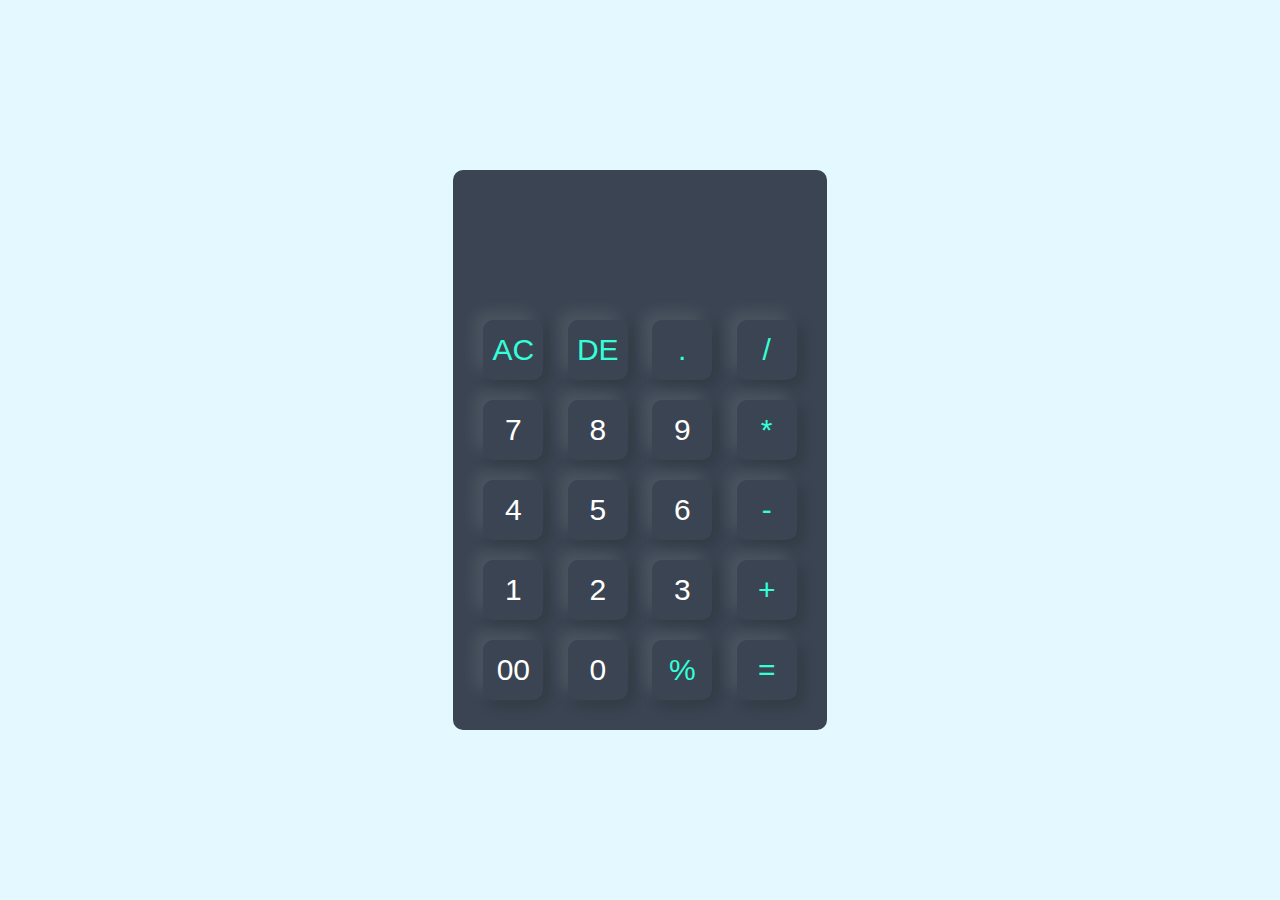
<file: Calculator/index.html>
<!DOCTYPE html>
<html lang="en">
  <head>
    <meta charset="UTF-8" />
    <meta name="viewport" content="width=device-width, initial-scale=1.0" />
    <link rel="stylesheet" href="./styles.css" />
    <title>CalcMe</title>
  </head>
  <body>
    
    <div class="container">
      <div class="calculator">
        <form>
          <div class="display">
            <input type="text" name="display" />
          </div>
          <div>

            <input type="button" value="AC" onclick="display.value = '' " class="operator">
            <input type="button" value="DE" onclick="display.value =  display.value.toString().slice(0,-1)" class="operator">
            <input type="button" value="." onclick="display.value += '.' " class="operator">
            <input type="button" value="/" onclick="display.value += '/' " class="operator">
          </div>
          <div>
            <input type="button" value="7" onclick="display.value += '7'" />
            <input type="button" value="8" onclick="display.value += '8'" />
            <input type="button" value="9" onclick="display.value += '9'" />
            <input type="button" value="*" onclick="display.value += '*'" class="operator"/>
          </div>
          <div>
            <input type="button" value="4" onclick="display.value += '4'" />
            <input type="button" value="5" onclick="display.value += '5'" />
            <input type="button" value="6" onclick="display.value += '6'" />
            <input type="button" value="-" onclick="display.value += '-'" class="operator"/>
          </div>
          <div>
            <input type="button" value="1" onclick="display.value += '1'" />
            <input type="button" value="2" onclick="display.value += '2'" />
            <input type="button" value="3" onclick="display.value += '3'" />
            <input type="button" value="+" onclick="display.value += '+'" class="operator"/>
          </div>
          <div>
            <input type="button" value="00" onclick="display.value += '00'" />
            <input type="button" value="0" onclick="display.value += '0'" />
            <input type="button" value="%" onclick="display.value += '%'" class="operator"/>
            <input type="button" value="=" onclick="display.value = eval(display.value)" class="operator"/>
          </div>
        </form>
      </div>
    </div>
  </body>
</html>
</file>
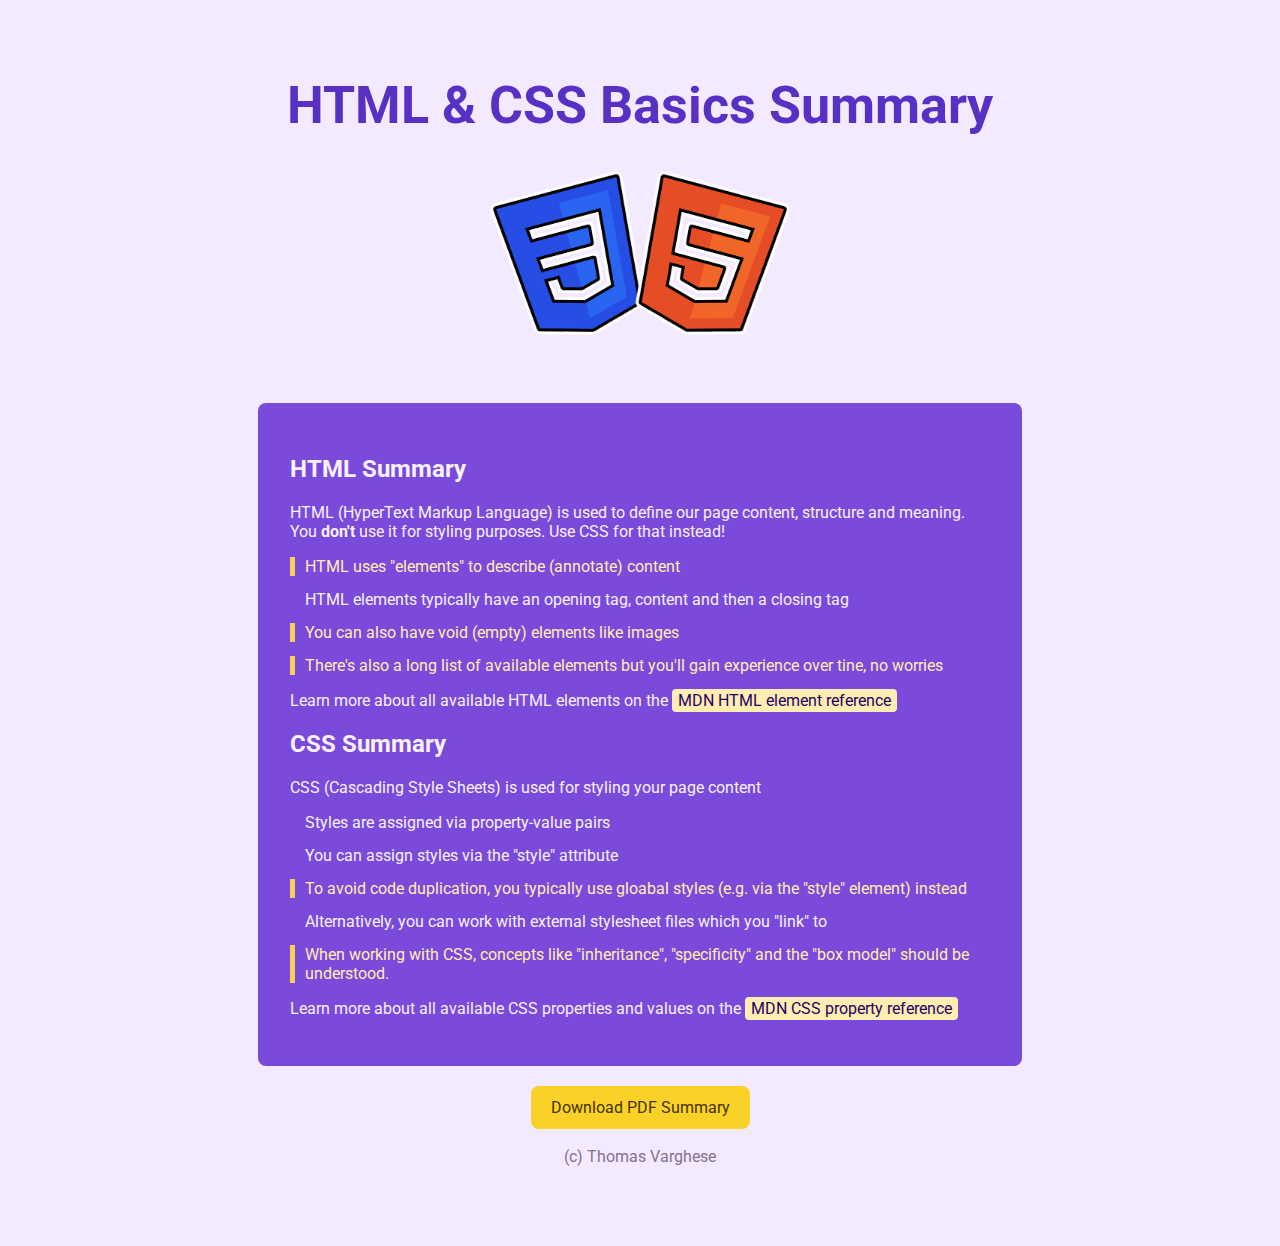
<file: HTML & CSS Basics Summary Page/index.html>
<!DOCTYPE html>
<html lang="en">
  <head>
    <meta charset="UTF-8" />
    <title>HTML & CSS Basics Summary</title>
    <link rel="preconnect" href="https://fonts.googleapis.com" />
    <link rel="preconnect" href="https://fonts.gstatic.com" crossorigin />
    <link
      href="https://fonts.googleapis.com/css2?family=Fira+Sans:wght@400;700&family=Oswald:wght@700&family=Roboto:wght@400;900&display=swap"
      rel="stylesheet"
    />
    <link rel="stylesheet" href="styles.css" />
  </head>
  <body>
    <header>
      <h1>HTML & CSS Basics Summary</h1>
      <img src="images/html-css.png" alt="HTML and CSS logos" />
    </header>
    <main>
      <section>
        <h2>HTML Summary</h2>
        <p>
          HTML (HyperText Markup Language) is used to define our page content,
          structure and meaning. You <strong>don't</strong> use it for styling
          purposes. Use CSS for that instead!
        </p>
        <ul id="html">
          <li class="extra-important">
            HTML uses "elements" to describe (annotate) content
          </li>
          <li>
            HTML elements typically have an opening tag, content and then a
            closing tag
          </li>
          <li class="extra-important">
            You can also have void (empty) elements like images
          </li>
          <li class="extra-important">
            There's also a long list of available elements but you'll gain
            experience over tine, no worries
          </li>
        </ul>
        <p>
          Learn more about all available HTML elements on the
          <a href="https://developer.mozilla.org/en-US/docs/Web/HTML/Element" target="_blank"
            >MDN HTML element reference
          </a>
        </p>
      </section>
      
      <section>
        <h2>CSS Summary</h2>
        <p>
          CSS (Cascading Style Sheets) is used for styling your page content
        </p>
        <ul id="css">
          <li>Styles are assigned via property-value pairs</li>
          <li>You can assign styles via the "style" attribute</li>
          <li class="extra-important">
            To avoid code duplication, you typically use gloabal styles (e.g.
            via the "style" element) instead
          </li>
          <li>
            Alternatively, you can work with external stylesheet files which you
            "link" to
          </li>
          <li class="extra-important">
            When working with CSS, concepts like "inheritance", "specificity"
            and the "box model" should be understood.
          </li>
        </ul>
        <p>
          Learn more about all available CSS properties and values on the
          <a href="https://developer.mozilla.org/en-US/docs/Web/CSS/Reference" target="_blank"
            >MDN CSS property reference</a
          >
        </p>
      </section>
    </main>
    <footer>
      <a href="docs/html-css-basics-summary.pdf" target="_blank"
        >Download PDF Summary</a
      >
      <p>(c) Thomas Varghese</p>
    </footer>
  </body>
</html>
</file>
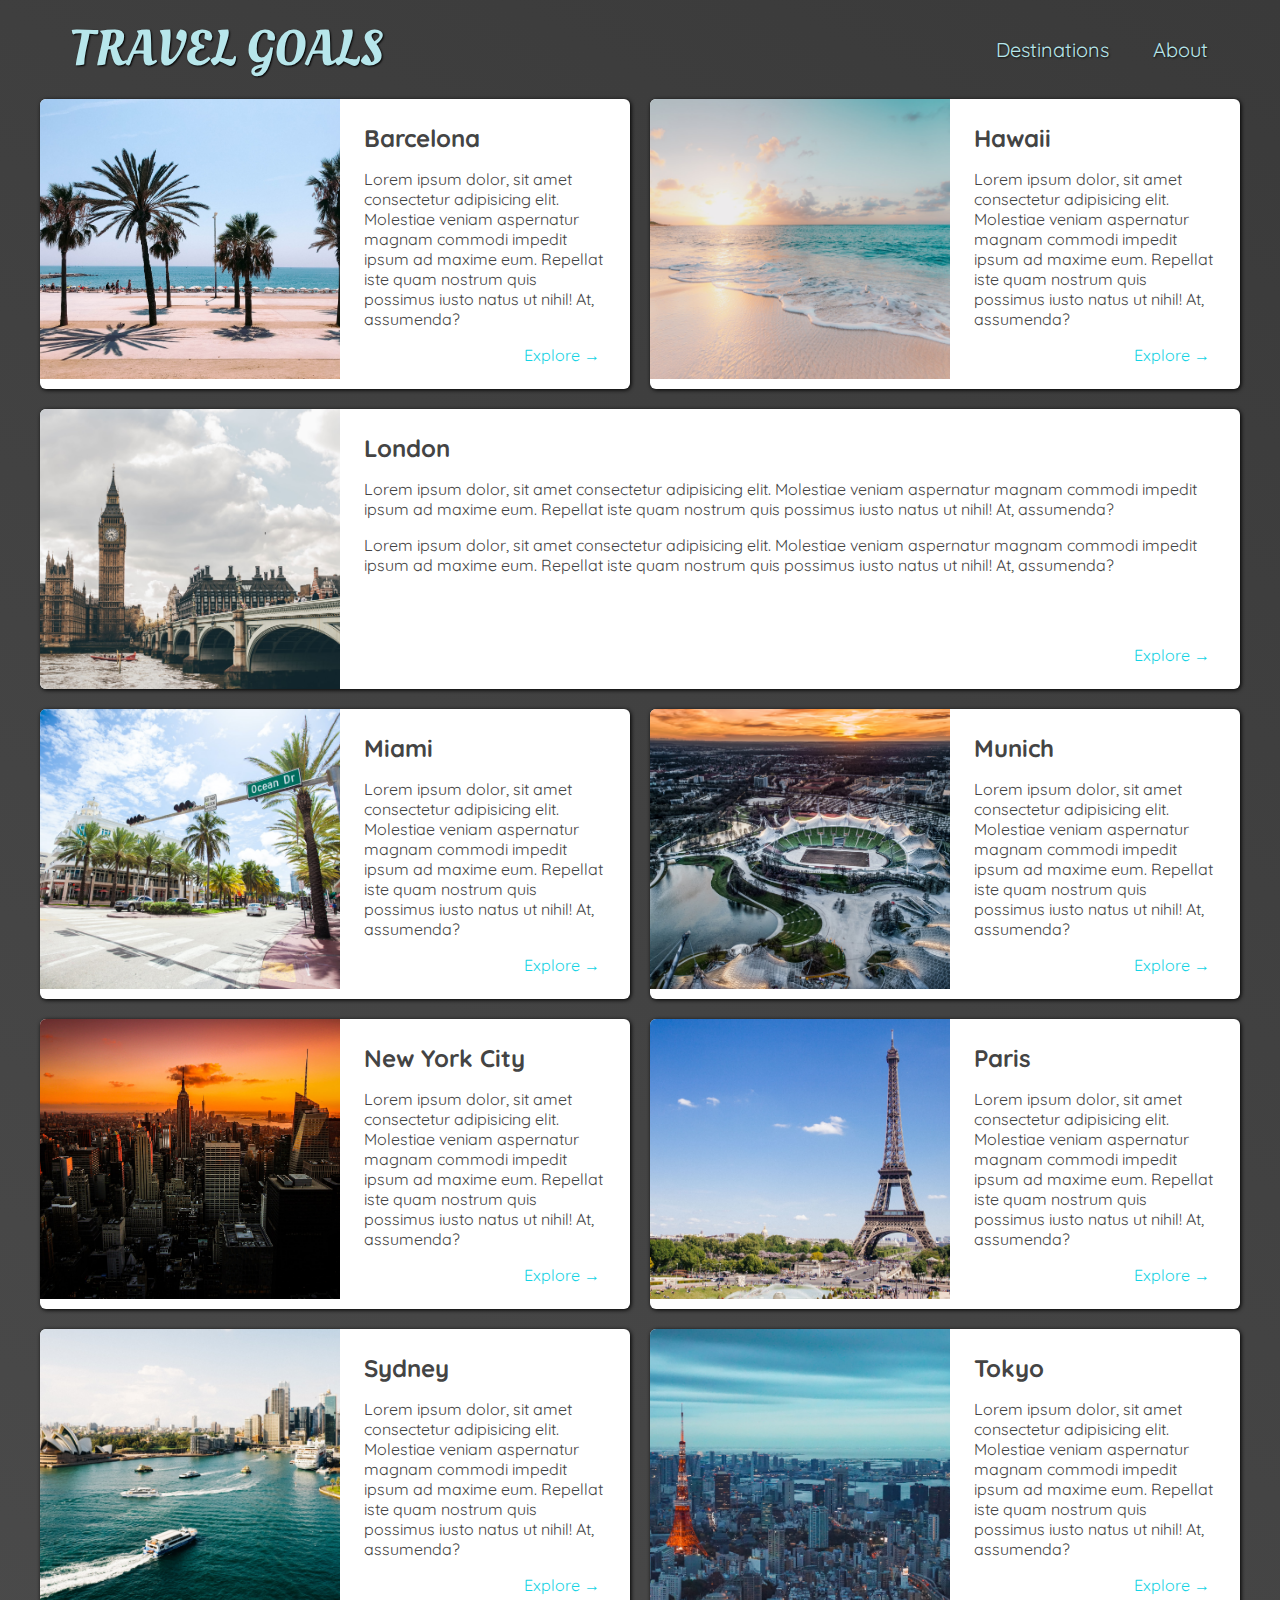
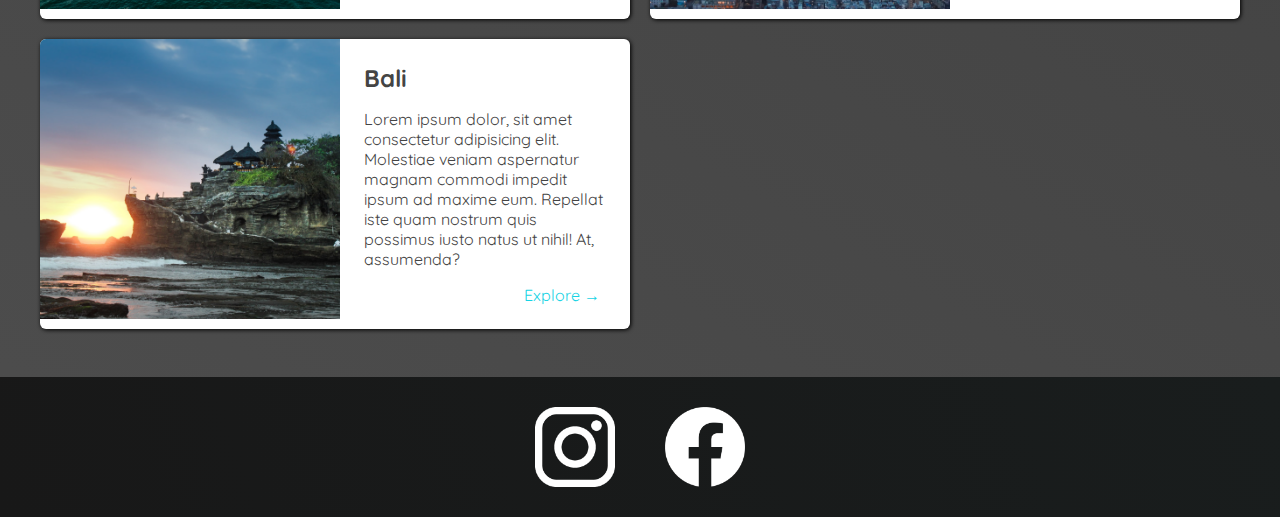
<file: Travel Page/places.html>
<!DOCTYPE html>
<html lang="en">
  <head>
    <meta charset="UTF-8" />
    <meta name="viewport" content="width=device-width, initial-scale=1.0" />
    <link
      href="https://fonts.googleapis.com/css2?family=Raleway:wght@700&family=Oleo+Script:wght@700&family=Quicksand:wght@300;500;700&display=swap"
      rel="stylesheet"
    />
    <link rel="stylesheet" href="./style/shared.css" />
    <link rel="stylesheet" href="./style/places.css" />
    <title>Travel Goals</title>
  </head>
  <body>
    <header>
      <div id="page-logo">
        <a href="./index.html">Travel Goals</a>
      </div>
      <nav>
        <ul>
          <li>
            <a href="./places.html">Destinations</a>
          </li>
          <li>
            <a href="">About</a>
          </li>
        </ul>
      </nav>
    </header>
    <main>
      <ul>
        <li>
          <img src="./assets/images/places/barcelona.jpg" alt="barcelona" />
          <div class="item-content">
            <div>
              <h2>Barcelona</h2>
              <p>
                Lorem ipsum dolor, sit amet consectetur adipisicing elit.
                Molestiae veniam aspernatur magnam commodi impedit ipsum ad
                maxime eum. Repellat iste quam nostrum quis possimus iusto natus
                ut nihil! At, assumenda?
              </p>
            </div>
            <div class="actions">
              <a href="https://en.wikipedia.org/wiki/Barcelona">Explore &#x2192</a>
            </div>
          </div>
        </li>
        <li>
          <img src="./assets/images/places/hawaii.jpg" alt="Hawaii beach" />
          <div class="item-content">
            <div>
              <h2>Hawaii</h2>
              <p>
                Lorem ipsum dolor, sit amet consectetur adipisicing elit.
                Molestiae veniam aspernatur magnam commodi impedit ipsum ad
                maxime eum. Repellat iste quam nostrum quis possimus iusto natus
                ut nihil! At, assumenda?
              </p>
            </div>
            <div class="actions">
              <a href="hhttps://en.wikipedia.org/wiki/Hawaii">Explore &#x2192</a>
            </div>
          </div>
        </li>
        <li>
          <img src="./assets/images/places/london.jpg" alt="London city" />
          <div class="item-content">
            <div>
              <h2>London</h2>
              <p>
                Lorem ipsum dolor, sit amet consectetur adipisicing elit.
                Molestiae veniam aspernatur magnam commodi impedit ipsum ad
                maxime eum. Repellat iste quam nostrum quis possimus iusto natus
                ut nihil! At, assumenda?
              </p>
              <p>
                Lorem ipsum dolor, sit amet consectetur adipisicing elit.
                Molestiae veniam aspernatur magnam commodi impedit ipsum ad
                maxime eum. Repellat iste quam nostrum quis possimus iusto natus
                ut nihil! At, assumenda?
              </p>
            </div>
            <div class="actions">
              <a href="https://en.wikipedia.org/wiki/London">Explore &#x2192</a>
            </div>
          </div>
        </li>
        <li>
          <img src="./assets/images/places/miami.jpg" alt="Miami streets" />
          <div class="item-content">
            <div>
              <h2>Miami</h2>
              <p>
                Lorem ipsum dolor, sit amet consectetur adipisicing elit.
                Molestiae veniam aspernatur magnam commodi impedit ipsum ad
                maxime eum. Repellat iste quam nostrum quis possimus iusto natus
                ut nihil! At, assumenda?
              </p>
            </div>
            <div class="actions">
              <a href="https://en.wikipedia.org/wiki/Miami">Explore &#x2192</a>
            </div>
          </div>
        </li>
        <li>
          <img src="./assets/images/places/munich.jpg" alt="Munich football stadium" />
          <div class="item-content">
            <div>
              <h2>Munich</h2>
              <p>
                Lorem ipsum dolor, sit amet consectetur adipisicing elit.
                Molestiae veniam aspernatur magnam commodi impedit ipsum ad
                maxime eum. Repellat iste quam nostrum quis possimus iusto natus
                ut nihil! At, assumenda?
              </p>
            </div>
            <div class="actions">
              <a href="https://en.wikipedia.org/wiki/Munich">Explore &#x2192</a>
            </div>
          </div>
        </li>
        <li>
          <img
            src="./assets/images/places/new-york-city.jpg"
            alt="New York City skyline"
          />
          <div class="item-content">
            <div>
              <h2>New York City</h2>
              <p>
                Lorem ipsum dolor, sit amet consectetur adipisicing elit.
                Molestiae veniam aspernatur magnam commodi impedit ipsum ad
                maxime eum. Repellat iste quam nostrum quis possimus iusto natus
                ut nihil! At, assumenda?
              </p>
            </div>
            <div class="actions">
              <a href="https://en.wikipedia.org/wiki/New_York_City">Explore &#x2192</a>
            </div>
          </div>
        </li>
        <li>
          <img src="./assets/images/places/paris.jpg" alt="Paris city" />
          <div class="item-content">
            <div>
              <h2>Paris</h2>
              <p>
                Lorem ipsum dolor, sit amet consectetur adipisicing elit.
                Molestiae veniam aspernatur magnam commodi impedit ipsum ad
                maxime eum. Repellat iste quam nostrum quis possimus iusto natus
                ut nihil! At, assumenda?
              </p>
            </div>
            <div class="actions">
              <a href="https://en.wikipedia.org/wiki/Paris">Explore &#x2192</a>
            </div>
          </div>
        </li>
        <li>
          <img src="./assets/images/places/sydney.jpg" alt="Sydney beach" />
          <div class="item-content">
            <div>
              <h2>Sydney</h2>
              <p>
                Lorem ipsum dolor, sit amet consectetur adipisicing elit.
                Molestiae veniam aspernatur magnam commodi impedit ipsum ad
                maxime eum. Repellat iste quam nostrum quis possimus iusto natus
                ut nihil! At, assumenda?
              </p>
            </div>
            <div class="actions">
              <a href="https://en.wikipedia.org/wiki/Sydney">Explore &#x2192</a>
            </div>
          </div>
        </li>
        <li>
          <img src="./assets/images/places/tokyo.jpg" alt="Tokyo skyline" />
          <div class="item-content">
            <div>
              <h2>Tokyo</h2>
              <p>
                Lorem ipsum dolor, sit amet consectetur adipisicing elit.
                Molestiae veniam aspernatur magnam commodi impedit ipsum ad
                maxime eum. Repellat iste quam nostrum quis possimus iusto natus
                ut nihil! At, assumenda?
              </p>
            </div>
            <div class="actions">
              <a href="https://en.wikipedia.org/wiki/Tokyo">Explore &#x2192</a>
            </div>
          </div>
        </li>
        <li>
          <img src="./assets/images/places/bali.jpg" alt="Bali beach" />
          <div class="item-content">
            <div>
              <h2>Bali</h2>
              <p>
                Lorem ipsum dolor, sit amet consectetur adipisicing elit.
                Molestiae veniam aspernatur magnam commodi impedit ipsum ad
                maxime eum. Repellat iste quam nostrum quis possimus iusto natus
                ut nihil! At, assumenda?
              </p>
            </div>
            <div class="actions">
              <a href="https://en.wikipedia.org/wiki/Bali">Explore &#x2192</a>
            </div>
          </div>
        </li>
      </ul>
    </main>
    <footer>
      <ul>
        <li>
          <a href="https://www.instagram.com/"
            ><img src="./assets/images/icons/insta.png" alt="instagram logo"
          /></a>
        </li>
        <li>
          <a href="https://www.facebook.com/"
            ><img src="./assets/images/icons/facebook.png" alt="facebook logo"
          /></a>
        </li>
      </ul>
    </footer>
  </body>
</html>
</file>
<file: Calculator/styles.css>
*{
  margin: 0;
  padding: 0;
  font-family: 'Poppins', sans-serif;
  box-sizing: border-box;
}


.container{
  width: 100%;
  height: 100vh;
  background: #e3f9ff;
  display: flex;
  align-items: center;
  justify-content: center;
}

.calculator{
  background: #3a4452;
  padding: 20px;
  border-radius: 10px;
}

.calculator form input{
  border: 0;
  outline: 0;
  width: 60px;
  height: 60px;
  border-radius: 10px;
  box-shadow: -8px -8px 15px rgba(255, 255, 255, 0.1), 5px 5px 15px rgba(0, 20, 0, 0.2);
  background: transparent;
  font-size: 30px;
  color: #fff;
  cursor: pointer;
  margin: 10px;
}

form .display{
  display: flex;
  justify-content: flex-end;
  margin: 20px 0;
}

form .display input{
  text-align: right;
  flex: 1;
  font-size: 45px;
  box-shadow: none;
}

form input.operator{
  color: #33ffd8;
}
</file>
<file: HTML & CSS Basics Summary Page/styles.css>
body {
  background-color: rgb(244, 234, 255);
  font-family: "Roboto", sans-serif;
}
h1 {
  font-size: 52px;
  color: rgb(88, 49, 196);
}
header {
  text-align: center;
  padding: 32px;
}
header img {
  width: 300px;
}
main {
  background-color: rgb(122, 74, 218);
  padding: 32px;
  width: 700px;
  margin: 32px auto;
  border-radius: 8px;
  color: rgb(248, 241, 255);
}
ul {
  margin: 0;
  padding: 0;
  list-style: none;
}
li {
  margin: 14px 0;
  padding-left: 10px;
  border-left: 5px solid transparent;
}
a {
  text-decoration: none;
  color: rgb(36, 3, 102);
  background-color: rgb(255, 237, 177);
  padding: 2px 6px;
  border-radius: 4px;
}
a:hover,
a:active {
    background-color: rgb(250   201 39);
}
footer{
    text-align: center;
    margin-bottom: 80px;
}
footer p{
    color: rgb(131, 113, 149);
    margin-top: 30px;
}
footer a{
    padding: 12px 20px;
    border-radius: 8px;
    background-color: rgb(250, 209, 39);
    color: rgb(66, 51, 4);
}
footer a:hover, footer a:active{
    background-color: rgb(255, 186, 85);
}
.extra-important {
  color: rgb(255, 237, 177);
  border-color: rgb(247, 209, 85);
}
.highlight {
  font-weight: bold;
}
</file>
<file: Travel Page/style/shared.css>
body {
  font-family: "Quicksand", sans-serif;
  margin: 0;
}

header {
  display: flex;
  justify-content: space-between;
  align-items: center;
  padding: 15px 60px;
  position: absolute;
  width: 100%;
  box-sizing: border-box;
  top: 0;
  left: 0;
}

header ul {
  display: flex;
}

header li {
  margin-left: 20px;
}

header a {
  color: rgb(255, 251, 0);
  text-decoration: none;
  font-size: 20px;
  padding: 12px;
  text-shadow: 1px 1px 2px rgba(0, 0, 0, 0.7);
  border-radius: 8px;
}

header a:hover {
  color: rgb(77, 77, 77);
  background-color: rgb(255, 251, 0);
}

ul {
  list-style: none;
  margin: 0;
  padding: 0;
}

#page-logo a {
  padding: 10px;
  font-family: "Oleo Script", sans-serif;
  color: rgb(245, 243, 160);
  font-size: 50px;
  text-decoration: none;
  text-transform: uppercase;
  text-shadow: 1px 1px 2px rgb(0, 0, 0);
}

#page-logo a:hover{
  color: rgb(218, 215, 7);
  background-color: transparent;
}

footer{
  background: linear-gradient(70deg, rgb(24, 24, 24), rgb(25, 29 ,29));
  padding: 30px;
}

footer ul{
  display: flex;
  justify-content: center;
}

footer li{
  width: 80px;
  height: 80px;
  margin: 0 25px;
}

footer img{
  width: 100%;
  height: 100%;
}
</file>
<file: Travel Page/style/places.css>
body {
  background: linear-gradient(30deg, rgb(77, 77, 77), rgb(58, 58, 58));
  color: rgb(68, 68, 68);
}

header {
  position: static;
}

main ul {
  width: 1200px;
  margin: 0 auto 48px auto;
  display: grid;
  grid-template-columns: 1fr 1fr;
  gap: 20px 20px;
}

li:nth-of-type(3) {
  grid-column: 1 / span 2;
}

main li {
  display: flex;
  background-color: white;
  box-shadow: 1px 1px 4px rgba(0, 0, 0, 5);
  border-radius: 6px;
  overflow: hidden;
}

main li img {
  width: 300px;
  height: 280px;
  object-fit: cover;
}

.item-content {
  padding: 24px;
  display: flex;
  flex-direction: column;
  justify-content: space-between;
}

.item-content h2 {
  margin: 0;
}

.actions {
  text-align: right;
}

.actions a {
  text-decoration: none;
  padding: 6px;
  color: rgb(22, 211, 228);
  border-radius: 8px;
}

.actions a:hover {
  background-color: rgb(235, 253, 255);
}

#page-logo a {
  color: rgb(183, 230, 235);
}

#page-logo a:hover {
  color: rgb(144, 220, 228);
}

header a {
  color: rgb(183, 230, 235);
}

header nav a:hover {
  background-color: rgb(183, 230, 235);
  color: rgb(59, 59, 59);
}
</file>
